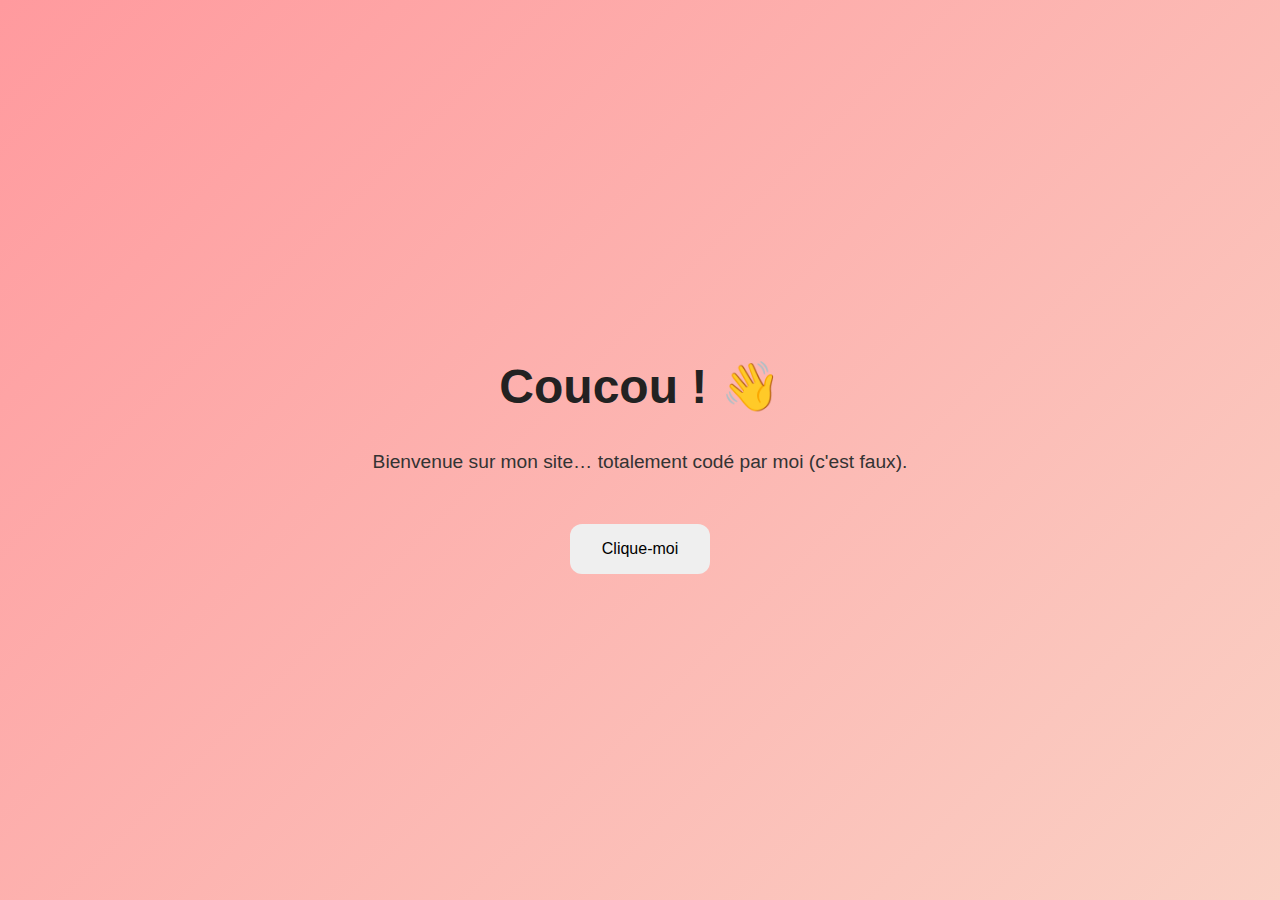
<file: Index.html>
<!DOCTYPE html>
<html lang="fr">
<head>
  <meta charset="UTF-8" />
  <meta name="viewport" content="width=device-width, initial-scale=1.0" />
  <title>Mon Super Site</title>
  <style>
    body {
      margin: 0;
      padding: 0;
      font-family: sans-serif;
      background: linear-gradient(135deg, #ff9a9e, #fad0c4);
      height: 100vh;
      display: flex;
      justify-content: center;
      align-items: center;
      flex-direction: column;
    }
    h1 {
      font-size: 3rem;
      color: #222;
      margin-bottom: 1rem;
    }
    p {
      font-size: 1.2rem;
      color: #333;
    }
    .button {
      margin-top: 2rem;
      padding: 1rem 2rem;
      font-size: 1rem;
      border-radius: 12px;
      border: none;
      cursor: pointer;
      transition: transform 0.2s ease;
    }
    .button:hover {
      transform: scale(1.1);
    }
  </style>
</head>
<body>
  <h1>Coucou ! 👋</h1>
  <p>Bienvenue sur mon site… totalement codé par moi (c'est faux).</p>
  <button class="button" onclick="alert('Bruh… ça marche vraiment !')">Clique-moi</button>
</body>
</html>
</file>
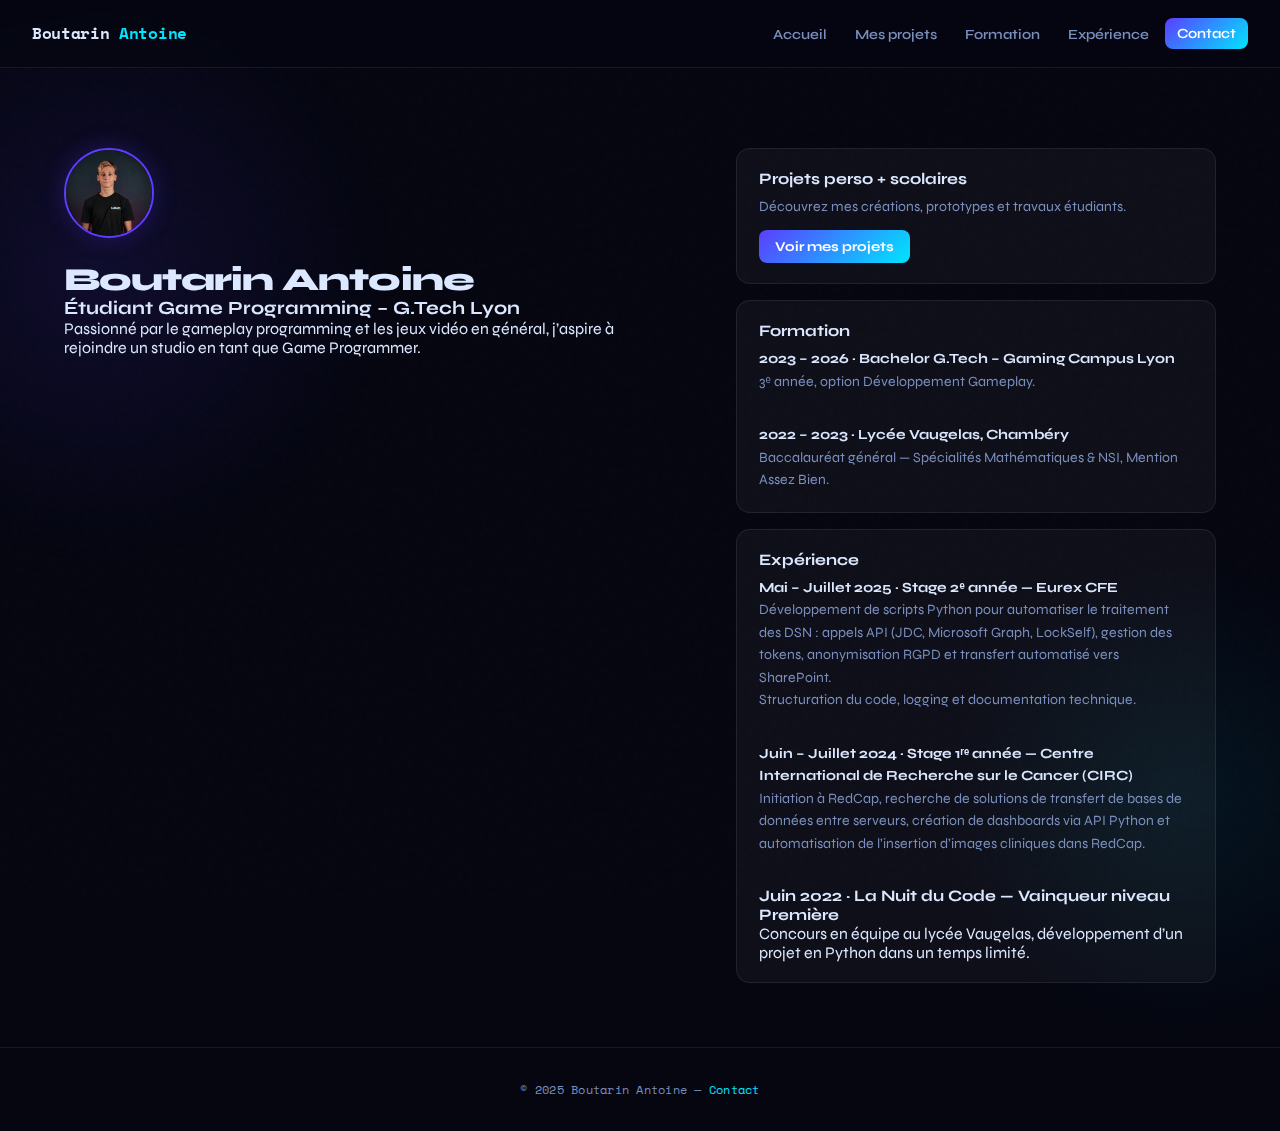
<file: index.html>
<!DOCTYPE html>
<html lang="fr">
<head>
<meta charset="UTF-8" />
<meta name="viewport" content="width=device-width, initial-scale=1.0" />
<title>Boutarin Antoine — Portfolio</title>
<link rel="stylesheet" href="style.css" />
</head>

<body>

<header class="site-header">
  <div class="header-inner">

    <a class="brand" href="index.html">
      Boutarin <span class="dot">Antoine</span>
    </a>

    <!-- Burger -->
    <button id="burger" class="burger">
      <span></span><span></span><span></span>
    </button>

    <!-- Navigation -->
    <nav id="nav" class="site-nav">
      <ul>
        <li><a href="index.html">Accueil</a></li>
        <li><a href="projects.html">Mes projets</a></li>
        <li><a href="index.html#formation">Formation</a></li>
        <li><a href="index.html#experience">Expérience</a></li>
        <li><a class="primary-btn" href="contact.html">Contact</a></li>
      </ul>
    </nav>

  </div>
</header>


<main class="hero">
  <div class="container hero-inner">

<div class="hero-content">
  <img class="hero-avatar" src="Img/Moi.png" alt="Photo de profil">
  <div class="hero-title">
    <h1>Boutarin Antoine</h1>
    <h3>Étudiant Game Programming – G.Tech Lyon</h3>
    <p>
      Passionné par le gameplay programming et les jeux vidéo en général,
      j’aspire à rejoindre un studio en tant que Game Programmer.
    </p>
  </div>
</div>



    <div class="hero-panels">

      <article id="projets" class="panel">
        <h3>Projets perso + scolaires</h3>
        <p>Découvrez mes créations, prototypes et travaux étudiants.</p>
        <a class="primary-btn" href="projects.html">Voir mes projets</a>
      </article>

<article id="formation" class="panel">
  <h3>Formation</h3>
  <p>
    <strong>2023 – 2026 · Bachelor G.Tech – Gaming Campus Lyon</strong><br>
    3ᵉ année, option Développement Gameplay.</p>
  </p>
<br>
  <p>
    <strong>2022 – 2023 · Lycée Vaugelas, Chambéry</strong><br>
    Baccalauréat général — Spécialités Mathématiques & NSI, Mention Assez Bien.
  </p>
</article>


<article id="experience" class="panel">
  <h3>Expérience</h3>

  <p>
    <strong>Mai – Juillet 2025 · Stage 2ᵉ année — Eurex CFE</strong><br>
    Développement de scripts Python pour automatiser le traitement des DSN :
    appels API (JDC, Microsoft Graph, LockSelf), gestion des tokens,
    anonymisation RGPD et transfert automatisé vers SharePoint.<br>
    Structuration du code, logging et documentation technique.
  </p>
<br>
  <p>
    <strong>Juin – Juillet 2024 · Stage 1ʳᵉ année — Centre International de Recherche sur le Cancer (CIRC)</strong><br>
    Initiation à RedCap, recherche de solutions de transfert de bases de données
    entre serveurs, création de dashboards via API Python et automatisation de
    l’insertion d’images cliniques dans RedCap.
  </p>
<br
  <p>
    <strong>Juin 2022 · La Nuit du Code — Vainqueur niveau Première</strong><br>
    Concours en équipe au lycée Vaugelas, développement d’un projet en Python
    dans un temps limité.
  </p>

</article>


    </div>
  </div>
</main>

<footer class="site-footer">
  <div class="container">
    © 2025 Boutarin Antoine — <a href="contact.html">Contact</a>
  </div>
</footer>


<!-- Burger JS -->
<script>
const burger = document.getElementById("burger");
const nav = document.getElementById("nav");

burger.addEventListener("click", () => {
  burger.classList.toggle("open");
  nav.classList.toggle("open");
});
</script>

</body>
</html>
</file>
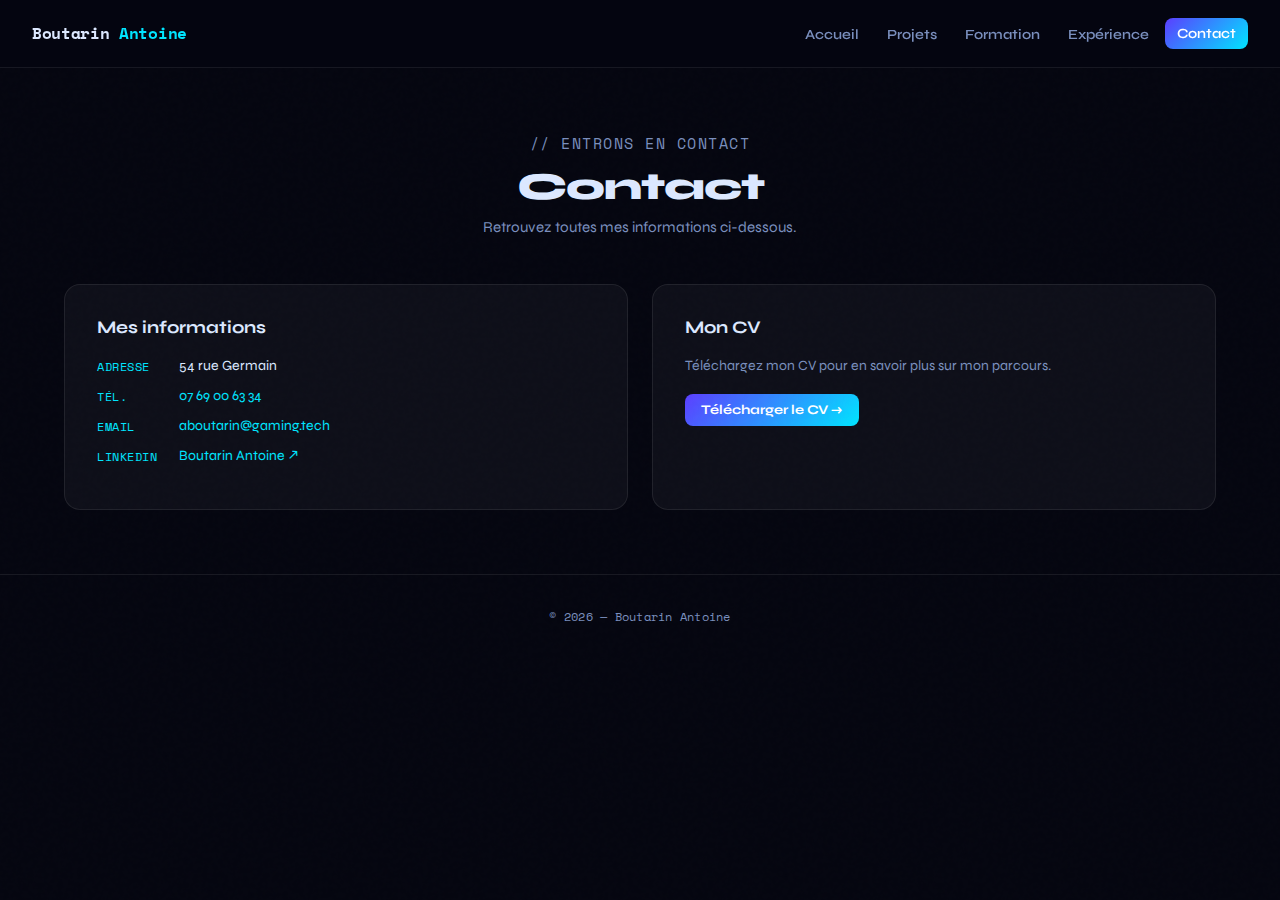
<file: contact.html>
<!DOCTYPE html>
<html lang="fr">
<head>
  <meta charset="UTF-8" />
  <meta name="viewport" content="width=device-width, initial-scale=1.0" />
  <title>Contact — Boutarin Antoine</title>
  <link rel="stylesheet" href="style.css" />
</head>
<body>

<!-- HEADER -->
<header class="site-header">
  <div class="header-inner">
    <a class="brand" href="index.html">Boutarin<span class="dot"> Antoine</span></a>

    <button id="burger" class="burger" aria-label="Menu">
      <span></span><span></span><span></span>
    </button>

    <nav id="nav" class="site-nav">
      <ul>
        <li><a href="index.html">Accueil</a></li>
        <li><a href="projects.html">Projets</a></li>
        <li><a href="index.html#formation">Formation</a></li>
        <li><a href="index.html#experience">Expérience</a></li>
        <li><a class="primary-btn" href="contact.html">Contact</a></li>
      </ul>
    </nav>
  </div>
</header>

<!-- CONTACT -->
<main class="contact-wrapper">

  <div class="contact-header">
    <p class="section-tag">// Entrons en contact</p>
    <h1>Contact</h1>
    <p>Retrouvez toutes mes informations ci-dessous.</p>
  </div>

  <div class="contact-grid">

    <div class="contact-card">
      <h2>Mes informations</h2>

      <div class="contact-row">
        <span class="label">Adresse</span>
        <span class="value">54 rue Germain</span>
      </div>

      <div class="contact-row">
        <span class="label">Tél.</span>
        <span class="value"><a href="tel:+33769006334">07 69 00 63 34</a></span>
      </div>

      <div class="contact-row">
        <span class="label">Email</span>
        <span class="value"><a href="mailto:aboutarin@gaming.tech">aboutarin@gaming.tech</a></span>
      </div>

      <div class="contact-row">
        <span class="label">LinkedIn</span>
        <span class="value">
          <a href="https://www.linkedin.com/in/antoine-boutarin-3aba61298/" target="_blank" rel="noopener">
            Boutarin Antoine ↗
          </a>
        </span>
      </div>
    </div>

    <div class="contact-card">
      <h2>Mon CV</h2>
      <p style="color: var(--muted); font-size: 0.88rem; margin-bottom: 1.2rem;">
        Téléchargez mon CV pour en savoir plus sur mon parcours.
      </p>
      <a class="btn" href="Img/CV Antoine Boutarin.pdf" download>
        Télécharger le CV →
      </a>
    </div>

  </div>
</main>

<!-- FOOTER -->
<footer class="site-footer">
  © 2026 — Boutarin Antoine
</footer>

<script>
  const burger = document.getElementById('burger');
  const nav = document.getElementById('nav');
  burger.addEventListener('click', () => {
    burger.classList.toggle('open');
    nav.classList.toggle('open');
  });
</script>

</body>
</html>
</file>
<file: style.css>
@import url('https://fonts.googleapis.com/css2?family=Space+Mono:ital,wght@0,400;0,700;1,400&family=Syne:wght@400;600;700;800&display=swap');

/* =============================================
   VARIABLES & RESET
   ============================================= */
:root {
  --bg:       #050610;
  --bg-2:     #0a0d1f;
  --bg-card:  rgba(255,255,255,0.04);
  --border:   rgba(255,255,255,0.08);
  --accent:   #5b3eff;
  --accent-2: #00e5ff;
  --text:     #dce8ff;
  --muted:    #7a8fbe;
  --glow:     rgba(91,62,255,0.25);
}

*, *::before, *::after { box-sizing: border-box; margin: 0; padding: 0; }

html { scroll-behavior: smooth; }

body {
  font-family: 'Syne', sans-serif;
  background-color: var(--bg);
  color: var(--text);
  -webkit-font-smoothing: antialiased;
  overflow-x: hidden;
}

/* Noise texture overlay */
body::before {
  content: '';
  position: fixed;
  inset: 0;
  background-image: url("data:image/svg+xml,%3Csvg viewBox='0 0 200 200' xmlns='http://www.w3.org/2000/svg'%3E%3Cfilter id='n'%3E%3CfeTurbulence type='fractalNoise' baseFrequency='0.9' numOctaves='4' stitchTiles='stitch'/%3E%3C/filter%3E%3Crect width='100%25' height='100%25' filter='url(%23n)' opacity='0.03'/%3E%3C/svg%3E");
  pointer-events: none;
  z-index: 0;
  opacity: 0.4;
}

a { color: inherit; text-decoration: none; }
img { max-width: 100%; display: block; }

.container { max-width: 100%; margin: 0 auto; padding: 0 5vw; }

/* =============================================
   HEADER
   ============================================= */
.site-header {
  position: sticky;
  top: 0;
  z-index: 100;
  border-bottom: 1px solid var(--border);
  background: rgba(5, 6, 16, 0.85);
  backdrop-filter: blur(16px);
  -webkit-backdrop-filter: blur(16px);
}

.header-inner {
  display: flex;
  align-items: center;
  justify-content: space-between;
  padding: 1.1rem 2rem;
  max-width: 100%;
  margin: 0 auto;
  position: relative;
}

.brand {
  font-family: 'Space Mono', monospace;
  font-size: 1rem;
  font-weight: 700;
  letter-spacing: -0.02em;
  color: var(--text);
}

.brand .dot {
  color: var(--accent-2);
}

.site-nav ul {
  list-style: none;
  display: flex;
  gap: 0.25rem;
  align-items: center;
}

.site-nav a {
  font-size: 0.88rem;
  font-weight: 600;
  color: var(--muted);
  padding: 0.45rem 0.75rem;
  border-radius: 8px;
  transition: color 0.2s, background 0.2s;
}

.site-nav a:hover {
  color: var(--text);
  background: var(--bg-card);
}

.primary-btn {
  display: inline-block;
  background: linear-gradient(135deg, var(--accent), var(--accent-2));
  color: #fff !important;
  font-size: 0.85rem;
  font-weight: 700;
  padding: 0.5rem 1rem;
  border-radius: 8px;
  transition: opacity 0.2s, transform 0.15s;
}

.primary-btn:hover {
  opacity: 0.88;
  transform: translateY(-1px);
}

/* Lang switcher */
.lang-switcher {
  display: flex;
  align-items: center;
  gap: 0.25rem;
  margin-right: 0.5rem;
}

.lang-btn {
  background: none;
  border: 2px solid transparent;
  border-radius: 6px;
  cursor: pointer;
  padding: 0.15rem;
  transition: border-color 0.2s, background 0.2s;
  display: flex;
  align-items: center;
}

.lang-btn img {
  width: 26px;
  height: 18px;
  object-fit: cover;
  border-radius: 3px;
  display: block;
}

.lang-btn:hover { border-color: var(--border); }

.lang-btn.active {
  border-color: white;
  background: rgba(255,255,255,0.1);
}

/* Burger */
.burger {
  display: none;
  flex-direction: column;
  justify-content: center;
  gap: 5px;
  background: none;
  border: none;
  cursor: pointer;
  padding: 4px;
  z-index: 999;
}

.burger span {
  display: block;
  height: 2px;
  width: 24px;
  background: var(--text);
  border-radius: 2px;
  transition: transform 0.3s, opacity 0.2s;
}

.burger.open span:nth-child(1) { transform: translateY(7px) rotate(45deg); }
.burger.open span:nth-child(2) { opacity: 0; }
.burger.open span:nth-child(3) { transform: translateY(-7px) rotate(-45deg); }

/* =============================================
   HERO
   ============================================= */
.hero {
  padding: 5rem 0 4rem;
  position: relative;
}

/* Ambient glow blobs */
.hero::before {
  content: '';
  position: absolute;
  top: -100px;
  left: -200px;
  width: 600px;
  height: 600px;
  background: radial-gradient(circle, rgba(91,62,255,0.12) 0%, transparent 70%);
  pointer-events: none;
}

.hero::after {
  content: '';
  position: absolute;
  bottom: 0;
  right: -150px;
  width: 500px;
  height: 500px;
  background: radial-gradient(circle, rgba(0,229,255,0.07) 0%, transparent 70%);
  pointer-events: none;
}

.hero-inner {
  display: grid;
  grid-template-columns: 1fr 480px;
  gap: 4rem;
  align-items: start;
  position: relative;
  z-index: 1;
}

/* Profile block */
.hero-content {
  display: flex;
  flex-direction: column;
  gap: 1.5rem;
}

.profile-block {
  display: flex;
  align-items: center;
  gap: 1.5rem;
}

.hero-avatar {
  width: 90px;
  height: 90px;
  border-radius: 50%;
  object-fit: cover;
  border: 2px solid var(--accent);
  box-shadow: 0 0 24px var(--glow);
  flex-shrink: 0;
}

.hero-title h1 {
  font-size: 2rem;
  font-weight: 800;
  line-height: 1.1;
  letter-spacing: -0.03em;
}

.hero-title .subtitle {
  font-family: 'Space Mono', monospace;
  font-size: 0.78rem;
  color: var(--accent-2);
  margin-top: 0.4rem;
  letter-spacing: 0.05em;
  text-transform: uppercase;
}

.hero-bio {
  color: var(--muted);
  font-size: 0.95rem;
  line-height: 1.7;
}

.hero-cta {
  display: flex;
  gap: 0.75rem;
  flex-wrap: wrap;
}

.btn-outline {
  display: inline-block;
  border: 1px solid var(--border);
  color: var(--text);
  font-size: 0.85rem;
  font-weight: 600;
  padding: 0.5rem 1rem;
  border-radius: 8px;
  transition: border-color 0.2s, background 0.2s;
}

.btn-outline:hover {
  border-color: var(--accent);
  background: rgba(91,62,255,0.08);
}

/* =============================================
   PANELS (colonne droite)
   ============================================= */
.hero-panels {
  display: flex;
  flex-direction: column;
  gap: 1rem;
}

.panel {
  background: var(--bg-card);
  border: 1px solid var(--border);
  padding: 1.25rem 1.4rem;
  border-radius: 14px;
  transition: border-color 0.2s, background 0.2s;
}

.panel:hover {
  border-color: rgba(91,62,255,0.35);
  background: rgba(91,62,255,0.05);
}

.panel-label {
  font-family: 'Space Mono', monospace;
  font-size: 0.7rem;
  color: var(--accent-2);
  text-transform: uppercase;
  letter-spacing: 0.08em;
  margin-bottom: 0.5rem;
}

.panel h3 {
  font-size: 1rem;
  font-weight: 700;
  margin-bottom: 0.5rem;
}

.panel p {
  color: var(--muted);
  font-size: 0.88rem;
  line-height: 1.6;
  margin-bottom: 0.75rem;
}

.panel p:last-child { margin-bottom: 0; }

.panel p strong {
  color: var(--text);
  font-weight: 700;
}

/* =============================================
   PROJECTS PAGE
   ============================================= */
.projects-header {
  padding: 4rem 5vw 2.5rem;
  text-align: center;
}

.projects-header h1 {
  font-size: 2.4rem;
  font-weight: 800;
  letter-spacing: -0.03em;
}

.section-tag {
  font-family: 'Space Mono', monospace;
  font-size: 0.72rem;
  color: var(--accent-2);
  text-transform: uppercase;
  letter-spacing: 0.1em;
  margin-bottom: 0.6rem;
}

.projects-header p {
  color: var(--muted);
  margin-top: 0.6rem;
  font-size: 0.95rem;
}

.projects-grid {
  display: grid;
  grid-template-columns: repeat(auto-fit, minmax(320px, 1fr));
  gap: 1.5rem;
  max-width: 100%;
  margin: 0 auto;
  padding: 0 5vw 4rem;
}

.project-card {
  background: var(--bg-card);
  border: 1px solid var(--border);
  border-radius: 16px;
  overflow: hidden;
  transition: transform 0.25s, border-color 0.25s, box-shadow 0.25s;
  display: flex;
  flex-direction: column;
}

.project-card:hover {
  transform: translateY(-5px);
  border-color: rgba(91,62,255,0.4);
  box-shadow: 0 16px 48px rgba(0,0,0,0.4), 0 0 0 1px rgba(91,62,255,0.15);
}

.project-video {
  width: 100%;
  aspect-ratio: 16/9;
  object-fit: cover;
  display: block;
  background: #0a0d1f;
}

.project-body {
  padding: 1.25rem 1.4rem;
  display: flex;
  flex-direction: column;
  gap: 0.75rem;
  flex: 1;
}

.project-card h2 {
  font-size: 1.15rem;
  font-weight: 700;
}

.project-card p {
  color: var(--muted);
  font-size: 0.88rem;
  line-height: 1.6;
  flex: 1;
}

.tags {
  display: flex;
  flex-wrap: wrap;
  gap: 0.4rem;
}

.tag {
  background: rgba(255,255,255,0.06);
  border: 1px solid var(--border);
  padding: 0.2rem 0.55rem;
  border-radius: 6px;
  font-size: 0.78rem;
  color: var(--muted);
}

.tag-link {
  transition: background 0.2s, color 0.2s;
  cursor: pointer;
}

.tag-link:hover {
  background: rgba(0,229,255,0.1);
  color: var(--accent-2);
  border-color: rgba(0,229,255,0.3);
}

.btn {
  display: inline-block;
  background: linear-gradient(135deg, var(--accent), var(--accent-2));
  color: #fff;
  font-size: 0.83rem;
  font-weight: 700;
  padding: 0.5rem 1rem;
  border-radius: 8px;
  align-self: flex-start;
  transition: opacity 0.2s, transform 0.15s;
}

.btn:hover {
  opacity: 0.85;
  transform: translateY(-1px);
}

/* =============================================
   CONTACT PAGE
   ============================================= */
.contact-wrapper {
  max-width: 100%;
  margin: 0 auto;
  padding: 4rem 5vw;
}

.contact-header {
  text-align: center;
  margin-bottom: 3rem;
}

.contact-header h1 {
  font-size: 2.4rem;
  font-weight: 800;
  letter-spacing: -0.03em;
  margin-bottom: 0.5rem;
}

.contact-header p {
  color: var(--muted);
  font-size: 0.95rem;
}

.contact-grid {
  display: grid;
  grid-template-columns: repeat(auto-fit, minmax(280px, 1fr));
  gap: 1.5rem;
}

.contact-card {
  background: var(--bg-card);
  border: 1px solid var(--border);
  padding: 2rem;
  border-radius: 16px;
  transition: border-color 0.2s;
}

.contact-card:hover {
  border-color: rgba(91,62,255,0.35);
}

.contact-card h2 {
  font-size: 1.1rem;
  font-weight: 700;
  margin-bottom: 1.2rem;
}

.contact-row {
  display: flex;
  gap: 0.6rem;
  align-items: flex-start;
  margin-bottom: 0.75rem;
  font-size: 0.88rem;
}

.contact-row .label {
  font-family: 'Space Mono', monospace;
  font-size: 0.72rem;
  color: var(--accent-2);
  text-transform: uppercase;
  letter-spacing: 0.05em;
  min-width: 72px;
  padding-top: 1px;
}

.contact-row .value {
  color: var(--text);
}

.contact-row a {
  color: var(--accent-2);
  transition: opacity 0.2s;
}

.contact-row a:hover { opacity: 0.75; }

/* =============================================
   FOOTER
   ============================================= */
.site-footer {
  border-top: 1px solid var(--border);
  padding: 2rem;
  text-align: center;
  font-family: 'Space Mono', monospace;
  font-size: 0.78rem;
  color: var(--muted);
  letter-spacing: 0.02em;
}

.site-footer a {
  color: var(--accent-2);
  transition: opacity 0.2s;
}

.site-footer a:hover { opacity: 0.7; }

/* =============================================
   RESPONSIVE
   ============================================= */
@media (max-width: 900px) {
  .hero-inner {
    grid-template-columns: 1fr;
  }
}

@media (max-width: 720px) {
  .burger { display: flex; }

  .site-nav {
    position: absolute;
    top: 100%;
    left: 0;
    right: 0;
    background: rgba(5,6,16,0.97);
    border-bottom: 1px solid var(--border);
    padding: 1rem 2rem 1.5rem;
    transform: translateY(-100%);
    opacity: 0;
    pointer-events: none;
    transition: transform 0.3s, opacity 0.3s;
    backdrop-filter: blur(16px);
  }

  .site-nav.open {
    transform: translateY(0);
    opacity: 1;
    pointer-events: auto;
  }

  .site-nav {
    flex-direction: column;
    align-items: flex-start;
  }

  .lang-switcher {
    margin-right: 0;
    padding: 0.5rem 0.5rem 0;
    border-bottom: 1px solid var(--border);
    width: 100%;
    padding-bottom: 0.75rem;
    margin-bottom: 0.25rem;
    order: -1;
  }

  .site-nav ul {
    flex-direction: column;
    gap: 0.25rem;
    width: 100%;
  }

  .site-nav a {
    display: block;
    padding: 0.7rem 0.5rem;
    font-size: 0.95rem;
  }



  .hero { padding: 3rem 0 2rem; }

  .profile-block { flex-direction: column; align-items: flex-start; }

  .projects-grid { grid-template-columns: 1fr; }
}

/* =============================================
   SECTION SHARED
   ============================================= */
.section-header {
  margin-bottom: 2.5rem;
}

.section-header h2 {
  font-size: 1.8rem;
  font-weight: 800;
  letter-spacing: -0.03em;
  margin-top: 0.4rem;
}

/* =============================================
   ABOUT
   ============================================= */
.about-section {
  padding: 5rem 5vw;
  border-top: 1px solid var(--border);
}

.about-grid {
  display: grid;
  grid-template-columns: 1fr 1fr;
  gap: 3rem;
  align-items: start;
}

.about-text p {
  color: var(--muted);
  font-size: 0.95rem;
  line-height: 1.8;
  margin-bottom: 1.1rem;
}

.about-text p:last-child { margin-bottom: 0; }

.about-highlights {
  display: flex;
  flex-direction: column;
  gap: 1rem;
}

.highlight-card {
  display: flex;
  gap: 1rem;
  align-items: flex-start;
  background: var(--bg-card);
  border: 1px solid var(--border);
  border-radius: 12px;
  padding: 1rem 1.2rem;
  transition: border-color 0.2s;
}

.highlight-card:hover {
  border-color: rgba(91,62,255,0.35);
}

.highlight-icon {
  font-size: 1.4rem;
  line-height: 1;
  flex-shrink: 0;
  margin-top: 2px;
}

.highlight-card strong {
  display: block;
  font-size: 0.9rem;
  font-weight: 700;
  margin-bottom: 0.25rem;
}

.highlight-card p {
  margin: 0;
  font-size: 0.82rem;
  color: var(--muted);
  line-height: 1.5;
}

/* =============================================
   SKILLS
   ============================================= */
.skills-section {
  padding: 5rem 5vw;
  border-top: 1px solid var(--border);
}

.skills-grid {
  display: grid;
  grid-template-columns: repeat(auto-fit, minmax(220px, 1fr));
  gap: 2rem;
  margin-bottom: 1.5rem;
}

.skill-group-label {
  font-family: 'Space Mono', monospace;
  font-size: 0.7rem;
  color: var(--accent-2);
  text-transform: uppercase;
  letter-spacing: 0.08em;
  margin-bottom: 0.75rem;
}

.skill-pills {
  display: flex;
  flex-wrap: wrap;
  gap: 0.5rem;
}

.skill-pill {
  font-size: 0.82rem;
  font-weight: 600;
  padding: 0.3rem 0.75rem;
  border-radius: 20px;
  border: 1px solid transparent;
}

.pill-hot {
  background: rgba(91,62,255,0.15);
  border-color: rgba(91,62,255,0.4);
  color: #c4b5fd;
}

.pill-mid {
  background: rgba(0,229,255,0.07);
  border-color: rgba(0,229,255,0.2);
  color: #7dd3fc;
}

.skill-legend {
  display: flex;
  gap: 1.5rem;
  font-size: 0.78rem;
  color: var(--muted);
  align-items: center;
}

.pill-dot {
  display: inline-block;
  width: 10px;
  height: 10px;
  border-radius: 50%;
  margin-right: 0.35rem;
  border: 1px solid transparent;
}

.pill-dot.pill-hot {
  background: rgba(91,62,255,0.4);
  border-color: rgba(91,62,255,0.7);
  padding: 0;
}

.pill-dot.pill-mid {
  background: rgba(0,229,255,0.15);
  border-color: rgba(0,229,255,0.4);
  padding: 0;
}

@media (max-width: 720px) {
  .about-grid { grid-template-columns: 1fr; gap: 2rem; }
  .skills-grid { grid-template-columns: 1fr 1fr; }
}

@media (max-width: 480px) {
  .skills-grid { grid-template-columns: 1fr; }
}

/* Hero highlight cards */
.hero-highlights {
  display: flex;
  flex-direction: column;
  gap: 0.6rem;
}

.hero-highlights .highlight-card {
  padding: 0.85rem 1rem;
}

.hero-highlights .highlight-card strong {
  font-size: 0.85rem;
}

.hero-highlights .highlight-card p {
  font-size: 0.78rem;
}
</file>
